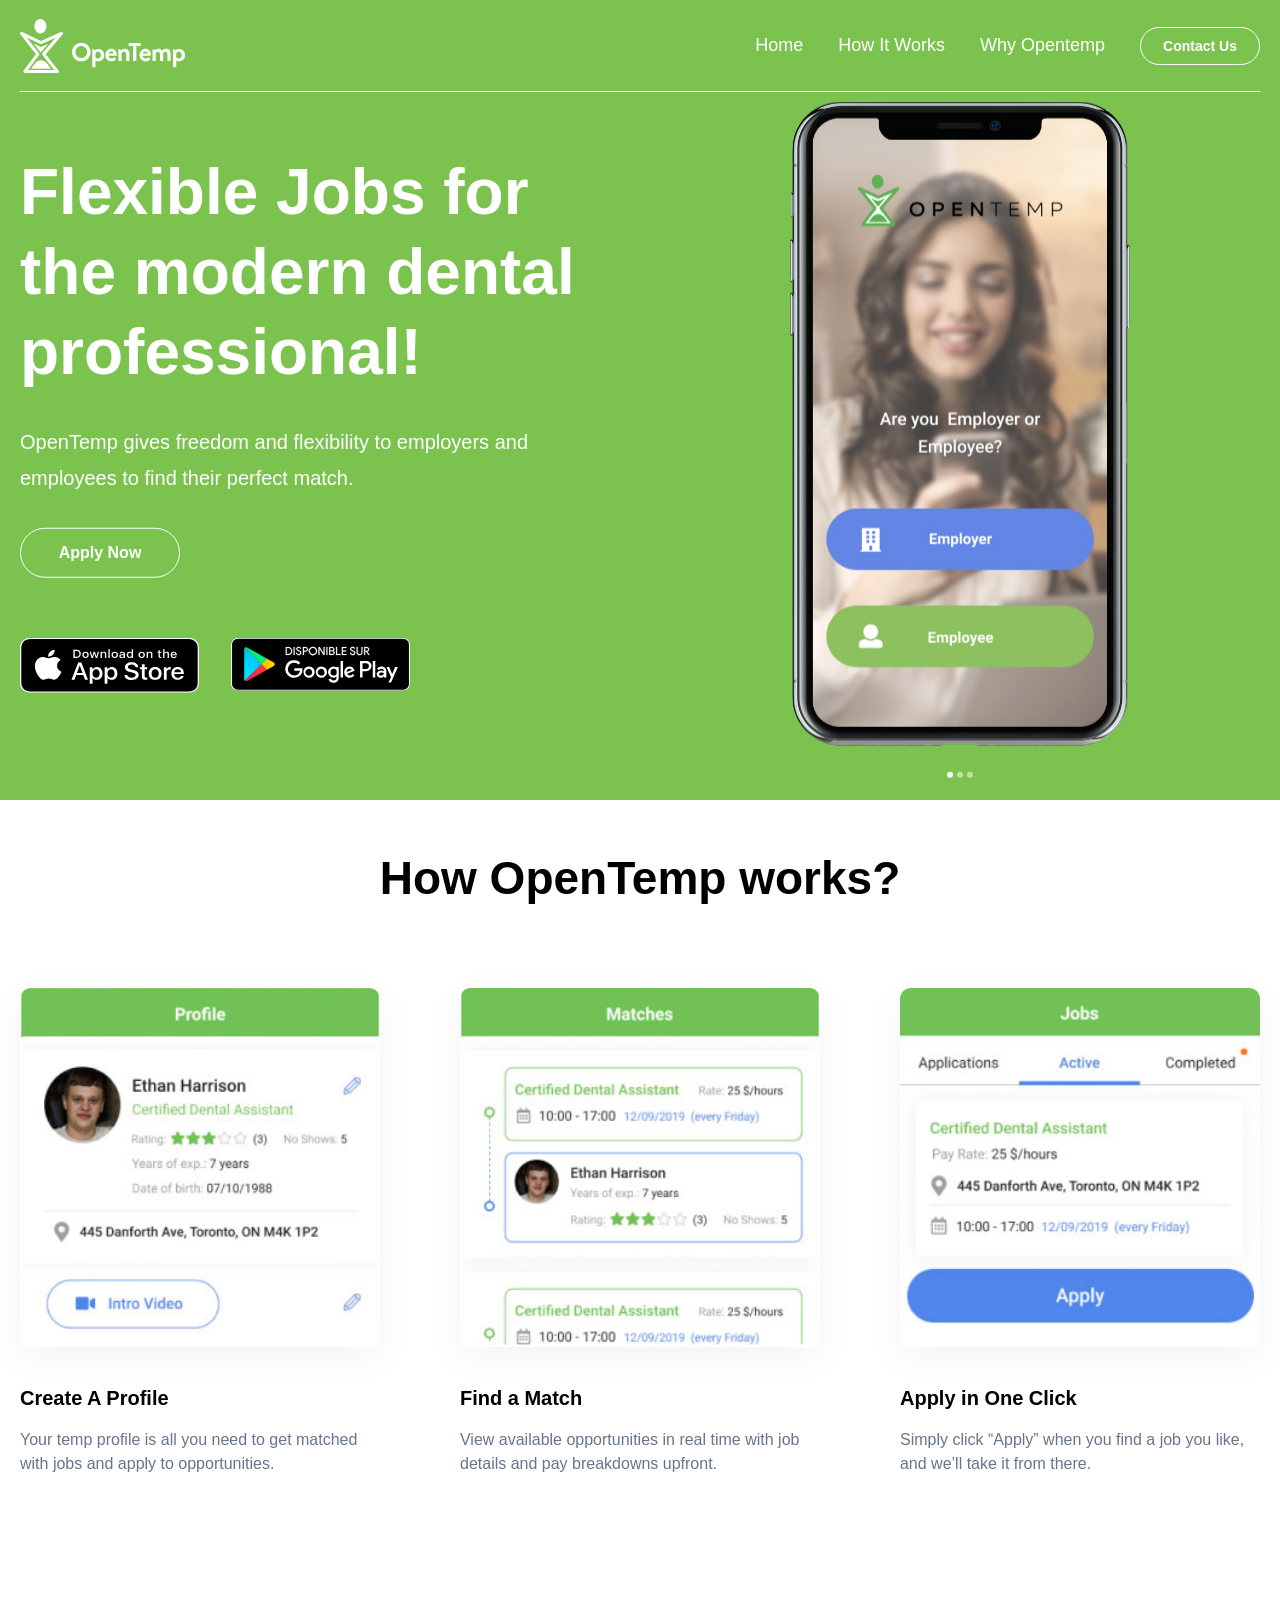
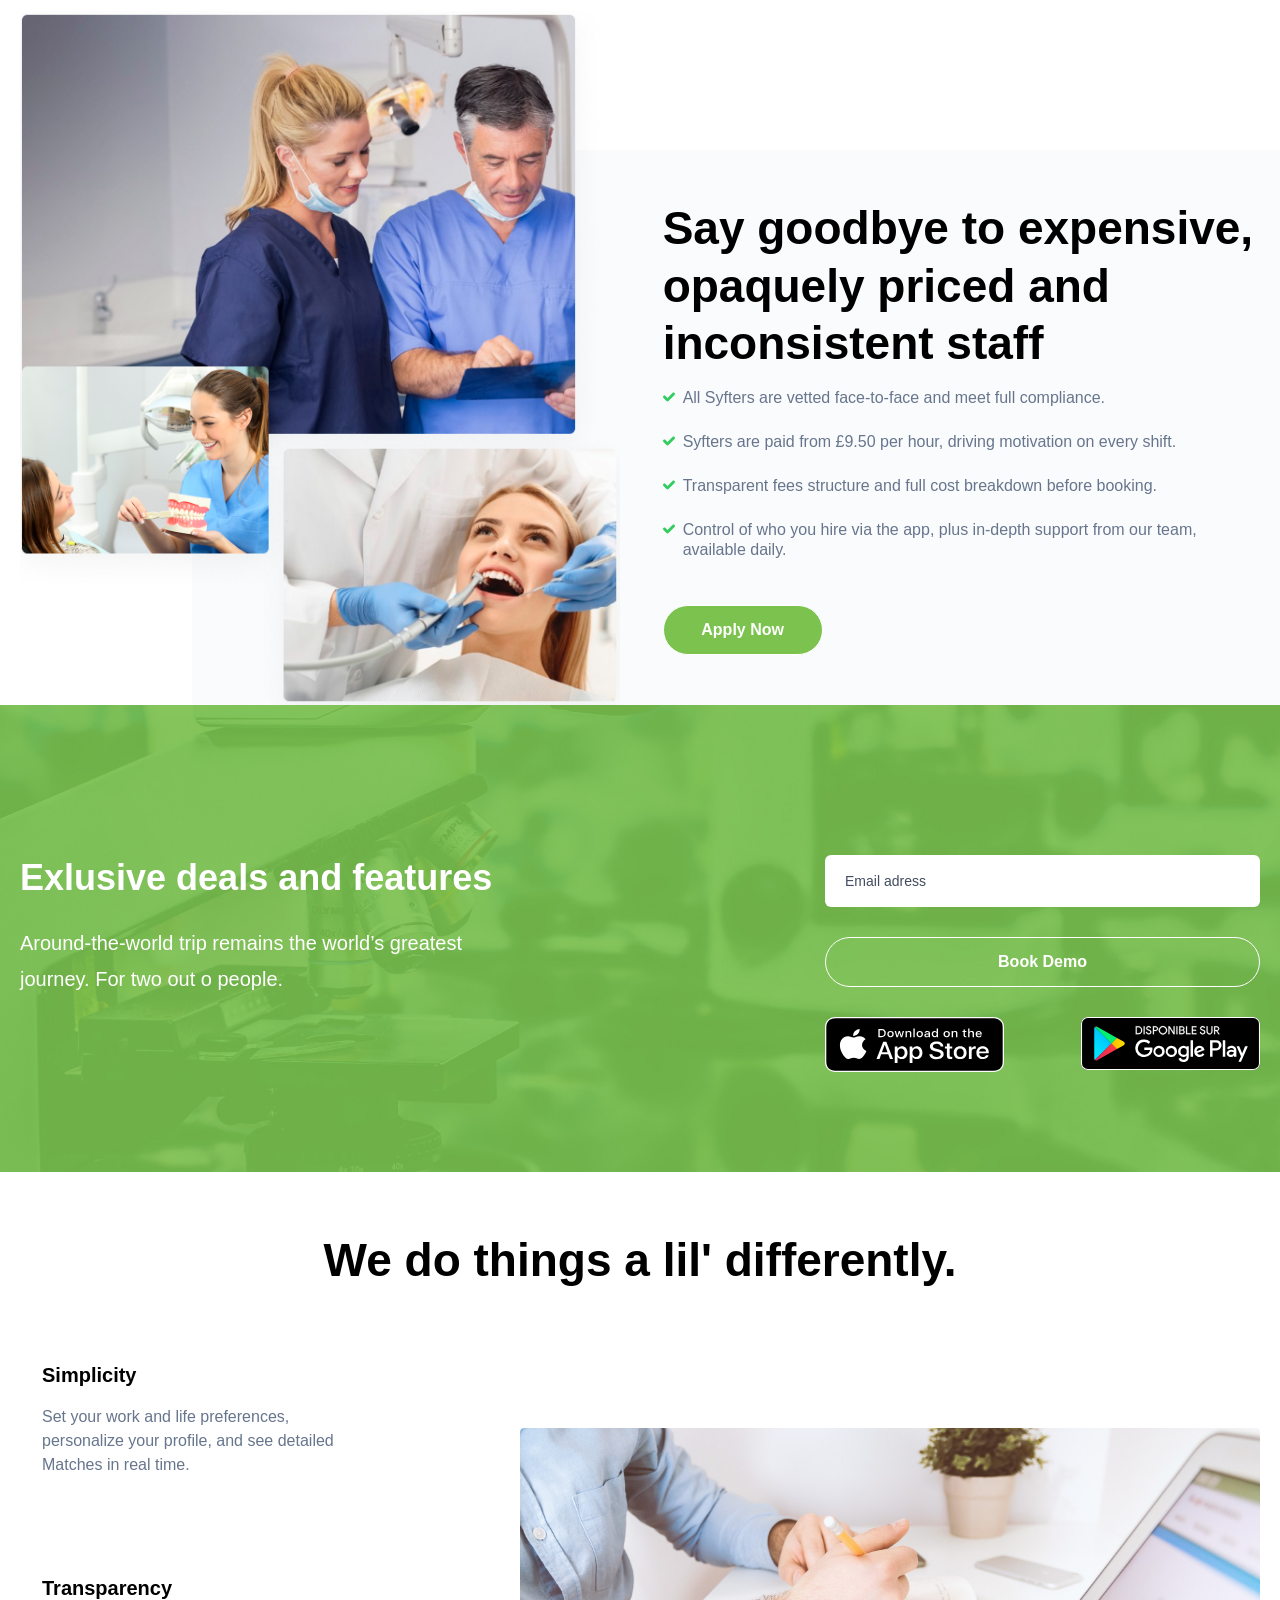
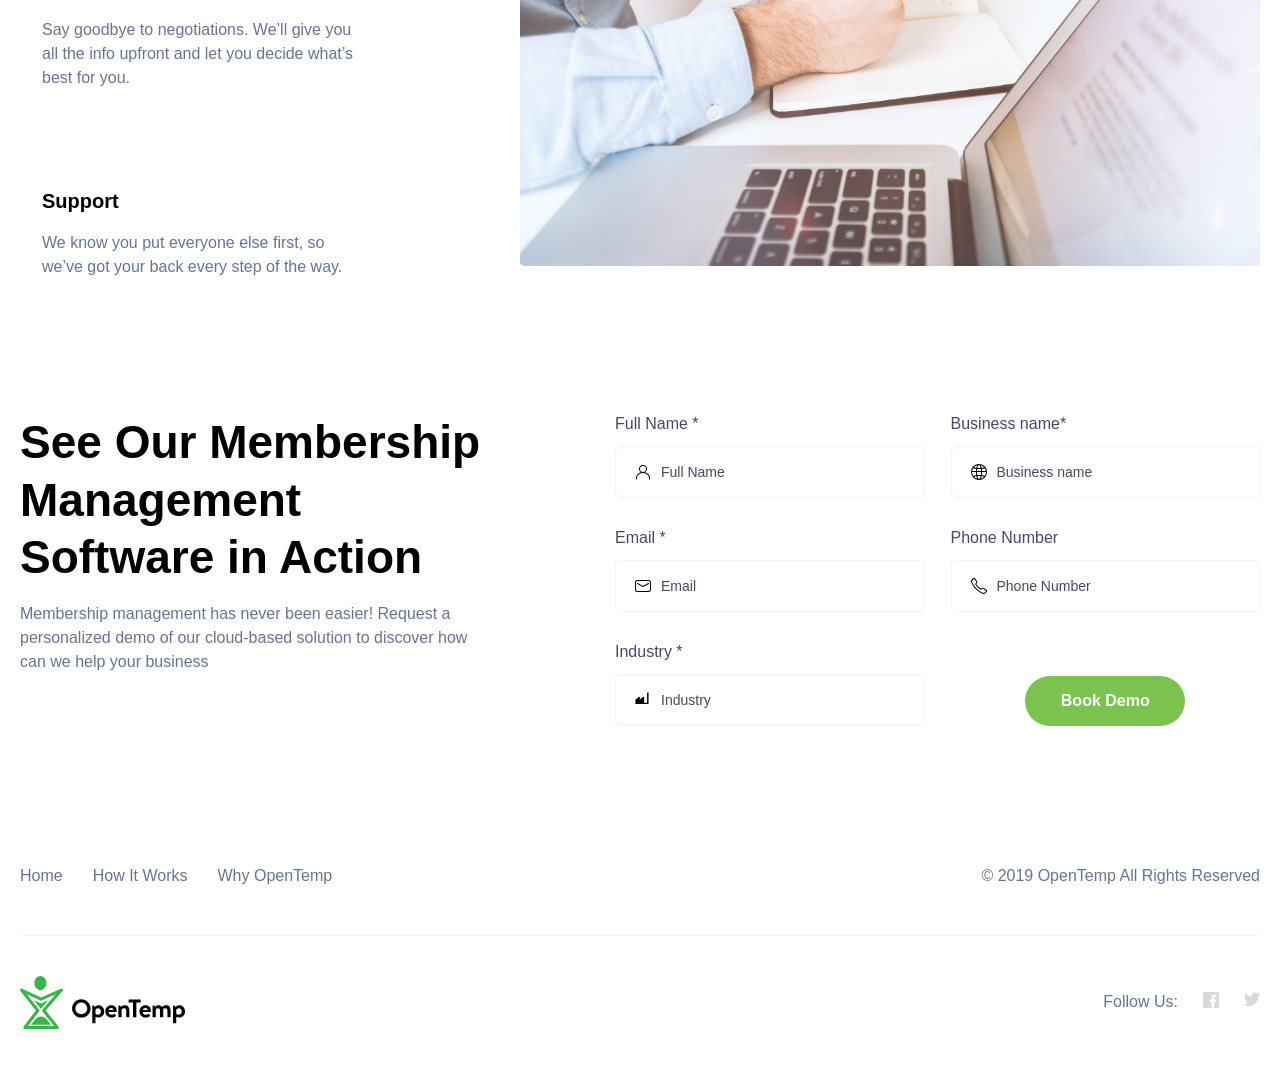
<file: public/index.html>
<!DOCTYPE html>
<html lang="en" prefix="og: http://ogp.me/ns#">
<head>
    <meta charset="utf-8">
    <meta name="format-detection" content="telephone=no">
    <meta name="viewport" content="width=device-width">
    <meta name="description" content="">
    <meta name="keywords" content="">
    <title>Title Name</title>
    <link rel="stylesheet" type="text/css" href="css/main.css">

    <meta property="og:title" content="Project"/>
    <meta property="og:description" content="Project"/>
    <meta property="og:image" content="images/ogp.jpg"/>
    <meta property="og:type" content="article"/>
    <meta property="og:url" content="https://Project.com"/>
    <link rel="shortcut icon" href="images/favicon/favicon.ico" type="image/x-icon">
    <link rel="apple-touch-icon" href="images/favicon/apple-touch-icon.png">
    <link rel="apple-touch-icon" sizes="72x72" href="images/favicon/apple-touch-icon-72x72.png">
    <link rel="apple-touch-icon" sizes="114x114" href="images/favicon/apple-touch-icon-114x114.png">
</head>
<body>
<div class="wrapper">
    <div class="page">
        <header class="header-page">
        	<div class="container">
        		<div class="header-wrap">
        			<h1 class="logo">
        				<a href="index.html" class="logo__link">OpenTemp</a>
        			</h1>
        			<div class="holder">
        				<div class="main-nav">
        					<ul class="main-nav__list">
        						<li>
        							<a href="#" class="anchor">Home</a>
        						</li>
        						<li>
        							<a href="#ex1" class="anchor">How It Works</a>
        						</li>
        						<li>
        							<a href="#ex2" class="anchor">Why Opentemp</a>
        						</li>
        
        					</ul>
        				</div>
        				<a href="#contact" class="btn btn__contact anchor">Contact Us</a>
        			</div>
        		</div>
        	</div>
        </header>
        <section class="visual">
            <div class="container">
                <div class="visual__content">
                    <div class="row">
                        <div class="col-r">
                            <div class="visual__text">
                                <h1 class="h1">Flexible Jobs for the modern dental professional!</h1>
                                <span class="visual__subtitle">OpenTemp gives freedom and flexibility to employers and employees to find their perfect match.</span>
                                <a href="#contact" class="btn btn_visual btn-default anchor">Apply Now</a>
                                <div class="visual__box-link">
                                    <a href="#" target="_blank" class="market-link">
                                        <img src="images/appStore.svg" alt="">
                                    </a>
                                    <a href="#" target="_blank" class="market-link">
                                        <img src="images/googlePlay.svg" alt="">
                                    </a>
                                </div>
                            </div>
                        </div>
                        <div class="col-l">
                            <div class="slide-wrap">
                                <div class="visual__box-img">
                                    <img src="images/phone.png" alt="">
                                </div>
                                <div class="slide">
                                    <div class="slide-item">
                                        <img src="images/slider-item.jpg" alt="background">
                                    </div>
                                    <div class="slide-item">
                                        <img src="images/slider-item.jpg" alt="background">
                                    </div>
                                    <div class="slide-item">
                                        <img src="images/scrin.jpg" alt="background">
                                    </div>
                                </div>
                            </div>
                        </div>
                    </div>
                </div>
            </div>
        </section>
        <section id="ex1" class="works">
            <div class="container">
                <h2 class="h2">How OpenTemp works?</h2>
                <ul class="works__list">
                    <li class="works__item">
                        <div class="works__content">
                            <div class="works__box-img img-to-bg">
                                <img src="images/works01.jpg" alt="">
                            </div>
                            <strong class="works__title">Create A Profile</strong>
                            <p class="works__paragraph">Your temp profile is all you need to get matched with jobs and apply to opportunities.</p>
                        </div>
                    </li>
                    <li class="works__item">
                        <div class="works__content">
                            <div class="works__box-img img-to-bg">
                                <img src="images/works02.jpg" alt="">
                            </div>
                            <strong class="works__title">Find a Match</strong>
                            <p class="works__paragraph">View available opportunities in real time with job details and pay breakdowns upfront.</p>
                        </div>
                    </li>
                    <li class="works__item">
                        <div class="works__content">
                            <div class="works__box-img img-to-bg">
                                <img src="images/works03.jpg" alt="">
                            </div>
                            <strong class="works__title">Apply in One Click</strong>
                            <p class="works__paragraph">Simply click “Apply” when you find a job you like, and we’ll take it from there.</p>
                        </div>
                    </li>
                </ul>
            </div>
        </section>
        <section id="ex2" class="staff">
            <div class="container">
                <div class="row">
                    <div class="col-r">
                        <div class="staff__box-img">
                            <img src="images/staff-img.png" alt="">
                        </div>
                    </div>
                    <div class="col-l">
                        <div class="staff__content">
                            <h2 class="h2">Say goodbye to expensive, opaquely priced and inconsistent staff</h2>
                            <div class="staff__box-img">
                                <img src="images/staff-img-mb.png" alt="photo"">
                            </div>
                            <ul class="staff__list">
                                <li>All Syfters are vetted face-to-face and meet full compliance.</li>
                                <li>Syfters are paid from £9.50 per hour, driving motivation on every shift.</li>
                                <li>Transparent fees structure and full cost breakdown before booking.</li>
                                <li>Control of who you hire via the app, plus in-depth support from our team, available daily.</li>
                            </ul>
                            <a href="#contact" class="btn btn_green btn-default anchor">Apply Now</a>
                        </div>
                    </div>
                </div>
            </div>
        </section>
        <section class="deals img-to-bg">
            <img src="images/deals-bg.jpg" alt="">
            <div class="container">
                <div class="deals__content">
                    <div class="deals__text">
                        <h3 class="h3">Exlusive deals and features</h3>
                        <p class="deals__paragraph">Around-the-world trip remains the world’s greatest journey. For two out o people.</p>
                    </div>
                    <div class="deals__subscribe">
                        <form action="#sub" class="form contact-form">
                            <div class="form__box">
                                <input type="email" class="form__input" placeholder="Email adress" required="">
                                <button type="submit" class="btn btn__visual form__btn">Book Demo</button>
                                <button type="submit" class="btn btn__visual form__btn form__btn-check"><span>
                                    <svg width="12" height="12" viewBox="0 0 12 12" fill="none" xmlns="http://www.w3.org/2000/svg">
                                    <path d="M11.55 1.95C10.95 1.35 10.05 1.35 9.45 1.95L4.5 6.9L2.55 4.95C1.95 4.35 1.05 4.35 0.45 4.95C-0.15 5.55 -0.15 6.45 0.45 7.05L3.45 10.05C3.75 10.35 4.2 10.5 4.5 10.5C4.8 10.5 5.25 10.35 5.55 10.05L11.55 4.05C12.15 3.45 12.15 2.55 11.55 1.95Z" fill="#35CC62"/>
                                    </svg>
</span>Email has been sent</button>
                            </div>
                        </form>
                        <div class="visual__box-link">
                            <a href="#" target="_blank" class="market-link">
                                <img src="images/appStore.svg" alt="">
                            </a>
                            <a href="#" target="_blank" class="market-link">
                                <img src="images/googlePlay.svg" alt="">
                            </a>
                        </div>
                    </div>
                </div>
            </div>
        </section>
        <section class="things">
            <div class="container">
                <h2 class="h2">We do things a lil' differently.</h2>
                <div class="things__content">
                    <div class="things__text">
                        <div class="things__temp">
                            <strong class="things__title">Simplicity</strong>
                            <p class="things__paragraph">Set your work and life preferences, personalize your profile, and see detailed Matches in real time.</p>
                        </div>
                        <div class="things__temp">
                            <strong class="things__title">Transparency</strong>
                            <p class="things__paragraph">Say goodbye to negotiations. We’ll give you all the info upfront and let you decide what’s best for you.</p>
                        </div>
                        <div class="things__temp">
                            <strong class="things__title">Support</strong>
                            <p class="things__paragraph">We know you put everyone else first, so we’ve got your back every step of the way.</p>
                        </div>
                    </div>
                    <div class="things__box-img">
                        <img src="images/things-img.jpg" alt="">
                    </div>
                </div>
            </div>
        </section>
        <section id="contact" class="contact">
            <div class="container">
                <div class="contact__row">
                    <div class="contact__descr">
                        <h2 class="h2">See Our Membership Management Software in Action</h2>
                        <p class="contact__text">Membership management has never been easier! Request a personalized demo of our cloud-based solution to discover how can we help your business</p>
                    </div>
                    <div class="contact__box-form">
                        <form action="#hgvhgv" class="form contact--form">
                                <div class="form__flex-box">
                                    <div class="form__holder">
                                        <div class="form__box">
                                            <label for="lb1" class="form__label">Full Name *</label>
                                            <div class="form__control-holder">
                                                <input type="text" id="lb1" name="full" class="form__control" placeholder="Full Name" required="">
                                                <span class="form__ico">
                                            <img src="images/ico-form01.svg" alt="ico">
                                        </span>
                                            </div>
                                        </div>
                                    </div>
                                    <div class="form__holder">
                                        <div class="form__box">
                                            <label for="lb2" class="form__label">Business name*</label>
                                            <div class="form__control-holder">
                                                <input type="text" name="biznes" id="lb2" class="form__control" placeholder="Business name" required="">
                                                <span class="form__ico">
                                            <img src="images/ico-form02.svg" alt="ico">
                                        </span>
                                            </div>
                                        </div>
                                    </div>
                                    <div class="form__holder">
                                        <div class="form__box">
                                            <label for="lb3" class="form__label">Email *</label>
                                            <div class="form__control-holder">
                                                <input type="email" name="email" id="lb3" class="form__control" placeholder="Email" required="">
                                                <span class="form__ico">
                                            <img src="images/ico-form03.svg" alt="ico">
                                        </span>
                                            </div>
                                        </div>
                                    </div>
                                    <div class="form__holder">
                                        <div class="form__box">
                                            <label for="lb4" class="form__label">Phone Number</label>
                                            <div class="form__control-holder">
                                                <input type="tel" name="tel" id="lb4"  class="form__control" placeholder="Phone Number" required="" oninput="this.value = this.value.replace(/[^0-9.+]/g, ''); this.value = this.value.replace(/(\..*)\./g, '$1');">
                                                <span class="form__ico">
                                            <img src="images/ico-form04.svg" alt="ico">
                                        </span>
                                            </div>
                                        </div>
                                    </div>
                                    <div class="form__holder">
                                        <div class="form__box">
                                            <label for="lb5" class="form__label">Industry *</label>
                                            <div class="form__control-holder">
                                                <input type="text" id="lb5" name="industy" class="form__control" placeholder="Industry" required="">
                                                <span class="form__ico">
                                            <img src="images/ico-form05.svg" alt="ico">
                                        </span>
                                            </div>
                                        </div>
                                    </div>
                                    <div class="form__holder form__holder_btn">
                                        <button type="submit" class="btn btn_green form__btn">Book Demo</button>
                                    </div>
                                </div>

                        </form>
                    </div>
                </div>

            </div>
        </section>
    </div>
    <footer class="footer-page">
        <div class="container">
            <div class="footer-wrap">
                <ul class="nav-list">
                    <li>
                        <a href="#">Home</a>
                    </li>
                    <li>
                        <a href="#ex1" class="anchor">How It Works</a>
                    </li>
                    <li>
                        <a href="#ex2" class="anchor">Why OpenTemp</a>
                    </li>
    
                </ul>
    
                <p class="copy">© 2019 OpenTemp All Rights Reserved</p>
            </div>
            <div class="footer">
                <h1 class="logo">
                    <a href="index.html" class="logo-link">OpenTemp</a>
                </h1>
                <div class="follow-block">
                    <span class="descr">Follow Us:</span>
                    <ul class="follow-list">
                        <li>
                            <a href="#" target="_blank">
                                <svg width="16" height="16" viewBox="0 0 16 16" fill="none" xmlns="http://www.w3.org/2000/svg">
                                    <path d="M8.54612 16H0.883077C0.395224 16 0 15.6045 0 15.1169V0.88307C0 0.395283 0.395286 0 0.883077 0H15.117C15.6047 0 16 0.395283 16 0.88307V15.1169C16 15.6046 15.6046 16 15.117 16H11.0398V9.80392H13.1195L13.4309 7.3892H11.0398V5.84755C11.0398 5.14843 11.2339 4.672 12.2364 4.672L13.5151 4.67144V2.5117C13.294 2.48227 12.5349 2.41652 11.6519 2.41652C9.80828 2.41652 8.54612 3.54184 8.54612 5.6084V7.3892H6.46104V9.80392H8.54612V16Z" />
                                </svg>
                            </a>
                        </li>
                        <li>
                            <a href="#" target="_blank">
                                <svg width="16" height="14" viewBox="0 0 16 14" fill="none" xmlns="http://www.w3.org/2000/svg">
                                    <path d="M16 2.09816C15.4121 2.36923 14.7791 2.55255 14.1152 2.63445C14.7932 2.21322 15.3135 1.54529 15.5586 0.749621C14.9238 1.13965 14.2222 1.4234 13.4728 1.57551C12.8755 0.913435 12.0218 0.5 11.0771 0.5C9.26548 0.5 7.79574 2.026 7.79574 3.90791C7.79574 4.17508 7.82391 4.43445 7.88026 4.68407C5.15208 4.54171 2.73381 3.18635 1.11381 1.1221C0.831132 1.62719 0.669601 2.21322 0.669601 2.83727C0.669601 4.01907 1.24905 5.06241 2.12995 5.67378C1.59277 5.65721 1.08564 5.50217 0.642367 5.24865V5.29057C0.642367 6.94236 1.77402 8.32015 3.27663 8.63218C3.00147 8.71213 2.71128 8.75211 2.41169 8.75211C2.20039 8.75211 1.99378 8.73164 1.79374 8.69166C2.21166 10.0451 3.42314 11.0309 4.86001 11.0572C3.73681 11.9718 2.3206 12.5169 0.783236 12.5169C0.518401 12.5169 0.256383 12.5013 0 12.4701C1.45284 13.4354 3.17896 14 5.03187 14C11.0705 14 14.3715 8.80769 14.3715 4.30379C14.3715 4.15558 14.3687 4.00737 14.3631 3.86208C15.0045 3.38137 15.5614 2.78169 16 2.09816Z" />
                                </svg>
                            </a>
                        </li>
    
                    </ul>
                </div>
            </div>
            <div class="footer-mobi">
                <h1 class="logo">
                    <a href="#" class="logo-link">OpenTemp</a>
                </h1>
                <div class="follow-block">
                    <span class="descr">Follow Us:</span>
                    <ul class="follow-list">
                        <li>
                            <a href="#" target="_blank">
                                <svg width="16" height="16" viewBox="0 0 16 16" fill="none" xmlns="http://www.w3.org/2000/svg">
                                    <path d="M8.54612 16H0.883077C0.395224 16 0 15.6045 0 15.1169V0.88307C0 0.395283 0.395286 0 0.883077 0H15.117C15.6047 0 16 0.395283 16 0.88307V15.1169C16 15.6046 15.6046 16 15.117 16H11.0398V9.80392H13.1195L13.4309 7.3892H11.0398V5.84755C11.0398 5.14843 11.2339 4.672 12.2364 4.672L13.5151 4.67144V2.5117C13.294 2.48227 12.5349 2.41652 11.6519 2.41652C9.80828 2.41652 8.54612 3.54184 8.54612 5.6084V7.3892H6.46104V9.80392H8.54612V16Z" />
                                </svg>
                            </a>
                        </li>
                        <li>
                            <a href="#" target="_blank">
                                <svg width="16" height="14" viewBox="0 0 16 14" fill="none" xmlns="http://www.w3.org/2000/svg">
                                    <path d="M16 2.09816C15.4121 2.36923 14.7791 2.55255 14.1152 2.63445C14.7932 2.21322 15.3135 1.54529 15.5586 0.749621C14.9238 1.13965 14.2222 1.4234 13.4728 1.57551C12.8755 0.913435 12.0218 0.5 11.0771 0.5C9.26548 0.5 7.79574 2.026 7.79574 3.90791C7.79574 4.17508 7.82391 4.43445 7.88026 4.68407C5.15208 4.54171 2.73381 3.18635 1.11381 1.1221C0.831132 1.62719 0.669601 2.21322 0.669601 2.83727C0.669601 4.01907 1.24905 5.06241 2.12995 5.67378C1.59277 5.65721 1.08564 5.50217 0.642367 5.24865V5.29057C0.642367 6.94236 1.77402 8.32015 3.27663 8.63218C3.00147 8.71213 2.71128 8.75211 2.41169 8.75211C2.20039 8.75211 1.99378 8.73164 1.79374 8.69166C2.21166 10.0451 3.42314 11.0309 4.86001 11.0572C3.73681 11.9718 2.3206 12.5169 0.783236 12.5169C0.518401 12.5169 0.256383 12.5013 0 12.4701C1.45284 13.4354 3.17896 14 5.03187 14C11.0705 14 14.3715 8.80769 14.3715 4.30379C14.3715 4.15558 14.3687 4.00737 14.3631 3.86208C15.0045 3.38137 15.5614 2.78169 16 2.09816Z" />
                                </svg>
                            </a>
                        </li>
    
                    </ul>
                </div>
                <ul class="nav-list">
                    <li>
                        <a href="#">Home</a>
                    </li>
                    <li>
                        <a href="#ex1" class="anchor">How It Works</a>
                    </li>
                    <li>
                        <a href="#ex2" class="anchor">Why OpenTemp</a>
                    </li>
                </ul>
                <p class="copy">© 2019 OpenTemp All Rights Reserved</p>
            </div>
        </div>
    </footer>
</div><!-- / wrapper -->

<noscript>Detected missing Javascript support. Certain website features will not operate correctly with Javascript
    disabled.
</noscript>
<script src="js/jquery-3.3.1.min.js"></script>
<script src="js/jquery.validate.min.js"></script>
<script src="js/slick.min.js"></script>
<script src="js/main.js"></script>
</body>
</html>
</file>
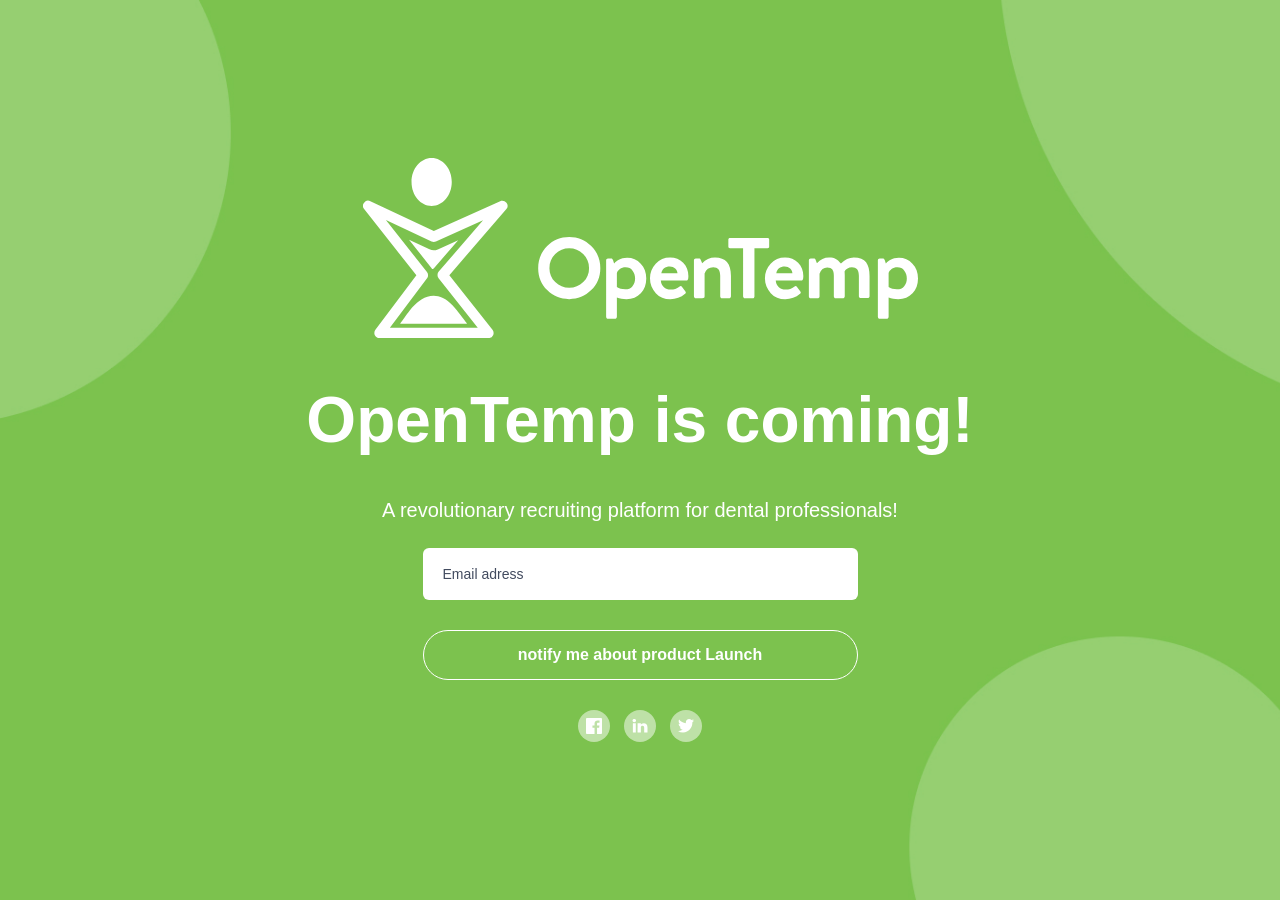
<file: public/home-page.html>
<!DOCTYPE html>
<html lang="en" prefix="og: http://ogp.me/ns#">
<head>
	<meta charset="utf-8">
	<meta name="format-detection" content="telephone=no">
	<meta name="viewport" content="width=device-width">
	<meta name="description" content="">
	<meta name="keywords" content="">
	<title>Title Name</title>
	<link rel="stylesheet" type="text/css" href="css/main.css">

	<meta property="og:title" content="Project"/>
	<meta property="og:description" content="Project"/>
	<meta property="og:image" content="images/ogp.jpg"/>
	<meta property="og:type" content="article"/>
	<meta property="og:url" content="https://Project.com"/>
	<link rel="shortcut icon" href="images/favicon/favicon.ico" type="image/x-icon">
	<link rel="apple-touch-icon" href="images/favicon/apple-touch-icon.png">
	<link rel="apple-touch-icon" sizes="72x72" href="images/favicon/apple-touch-icon-72x72.png">
	<link rel="apple-touch-icon" sizes="114x114" href="images/favicon/apple-touch-icon-114x114.png">
</head>
<body>
<div class="wrapper">
	<div class="page">
		<section class="dummy img-to-bg">
			<img src="images/Homepage-bg.jpg" alt="image description">
			<div class="container">
				<div class="dummy__content">
					<a href="#" class="dummy__logo">
						<img src="images/dummy-logo.svg" alt="image description">
					</a>
					<h1 class="h1">OpenTemp is coming!</h1>
					<span class="visual__subtitle">A revolutionary recruiting platform for dental professionals!</span>
					<form action="#sub" class="form contact-form">
                        <div class="form__box">
                            <input type="email" class="form__input" placeholder="Email adress" required="">
                            <button type="submit" class="btn btn__visual form__btn">notify me about product Launch</button>
                            <button type="submit" class="btn btn__visual form__btn form__btn-check"><span>
                                <svg width="12" height="12" viewBox="0 0 12 12" fill="none" xmlns="http://www.w3.org/2000/svg">
                                <path d="M11.55 1.95C10.95 1.35 10.05 1.35 9.45 1.95L4.5 6.9L2.55 4.95C1.95 4.35 1.05 4.35 0.45 4.95C-0.15 5.55 -0.15 6.45 0.45 7.05L3.45 10.05C3.75 10.35 4.2 10.5 4.5 10.5C4.8 10.5 5.25 10.35 5.55 10.05L11.55 4.05C12.15 3.45 12.15 2.55 11.55 1.95Z" fill="#35CC62"/>
                                </svg>
                                </span>Email has been sent</button>
                        </div>
                    </form>
                    <ul class="dummy__list">
                    	<li>
                    		<a href="#" target="_blank">
                    			<img src="images/dummy-fb.svg" alt="image description">
                    		</a>
                    	</li>
                    	<li>
                    		<a href="#" target="_blank">
                    			<img src="images/dummy-in.svg" alt="image description">
                    		</a>
                    	</li>
                    	<li>
                    		<a href="#" target="_blank">
                    			<img src="images/dummy-tw.svg" alt="image description">
                    		</a>
                    	</li>
                    </ul>
				</div>
			</div>
		</section>
	</div>
</div><!-- / wrapper -->

<noscript>Detected missing Javascript support. Certain website features will not operate correctly with Javascript
	disabled.
</noscript>
<script src="js/jquery-3.3.1.min.js"></script>
<script src="js/jquery.validate.min.js"></script>
<script src="js/slick.min.js"></script>
<script src="js/main.js"></script>
</body>
</html>
</file>
<file: public/css/main.css>
/* reset css */
* {
  -webkit-text-size-adjust: none; }

html, body, div, span, object, iframe, h1, h2, h3, h4, h5, h6, p, blockquote, pre, abbr, address, cite, code, del, dfn, em, img, ins, kbd, q, samp, small, strong, sub, sup, var, b, i, dl, dt, dd, ol, ul, li, fieldset, form, label, legend, table, caption, tbody, tfoot, thead, tr, th, td, article, aside, canvas, details, figcaption, figure, footer, header, hgroup, menu, nav, section, summary, time, mark, audio, video {
  margin: 0;
  padding: 0;
  border: 0;
  outline: 0;
  font-size: 100%;
  vertical-align: baseline;
  background: transparent; }

html {
  height: 100%;
  background: #fff;
  -webkit-text-size-adjust: none;
  -ms-text-size-adjust: 100%;
  -webkit-tap-highlight-color: rgba(0, 0, 0, 0); }

body {
  min-height: 100%;
  font-family: "Roboto", sans-serif;
  position: relative;
  background: #fff;
  color: #67758D;
  font-size: 16px;
  line-height: 1.25;
  -webkit-font-smoothing: antialiased; }
  @media (max-width: 767px) {
    body {
      font-size: 14px;
      line-height: 18px; } }

input,
textarea,
select {
  color: #67758D;
  vertical-align: middle;
  font: 100% "Roboto", sans-serif; }

button,
input[type="button"],
input[type="reset"],
input[type="submit"] {
  -webkit-appearance: none;
  cursor: pointer;
  -webkit-transition: .3s all;
  -o-transition: .3s all;
  transition: .3s all; }

button::-moz-focus-inner,
input[type="reset"]::-moz-focus-inner,
input[type="button"]::-moz-focus-inner,
input[type="submit"]::-moz-focus-inner {
  border: none;
  padding: 0; }

a:focus,
button:focus,
input:focus,
textarea:focus,
select:focus {
  outline: none; }

input[type="search"] {
  -webkit-appearance: none; }

.form__control {
  -webkit-appearance: none; }

article, aside, details, figcaption, figure, footer, header, hgroup, menu, nav, section {
  display: block; }

ul {
  list-style: none; }

blockquote, q {
  quotes: none; }

a {
  color: #000;
  text-decoration: none; }

a:focus {
  text-decoration: none; }

a:hover {
  color: #000;
  text-decoration: none; }

*::-webkit-input-placeholder {
  color: #333;
  opacity: 1; }

*:-moz-placeholder {
  color: #333;
  opacity: 1; }

*::-moz-placeholder {
  color: #333;
  opacity: 1; }

*:-ms-input-placeholder {
  color: #333;
  opacity: 1; }

table {
  border-collapse: collapse; }

*,
*:before,
*:after {
  -webkit-box-sizing: border-box;
          box-sizing: border-box; }

/* styles */
.wrapper {
  position: relative;
  min-height: 100vh;
  display: -webkit-box;
  display: -ms-flexbox;
  display: flex;
  -webkit-box-orient: vertical;
  -webkit-box-direction: normal;
      -ms-flex-direction: column;
          flex-direction: column;
  -webkit-box-flex: 1;
      -ms-flex: 1 0 auto;
          flex: 1 0 auto;
  -webkit-transition: margin .5s;
  -o-transition: margin .5s;
  transition: margin .5s; }

.page {
  display: -webkit-box;
  display: -ms-flexbox;
  display: flex;
  -webkit-box-orient: vertical;
  -webkit-box-direction: normal;
      -ms-flex-direction: column;
          flex-direction: column;
  -webkit-box-flex: 1;
      -ms-flex: 1 0 auto;
          flex: 1 0 auto;
  overflow: hidden; }

.container {
  max-width: 1270px;
  padding: 0 15px;
  margin: 0 auto;
  width: 100%; }
  @media (max-width: 767px) {
    .container {
      padding: 0 15px; } }
  .container_fluid {
    max-width: 100%;
    padding: 0; }
  .container:after {
    content: '';
    display: block;
    clear: both; }

.row:after {
  content: '';
  display: block;
  clear: both; }

.mb {
  display: none; }

.pc {
  display: block; }

/* Tablet */
@media only screen and (max-width: 768px) {
  .mb {
    display: block !important; }
  .pc {
    display: none !important; } }

/* Smartphone */
@media only screen and (min-width: 768px) {
  .mb {
    display: none !important; }
  .pc {
    display: block !important; } }

.hidden {
  display: none !important; }

.img-to-bg {
  background-size: cover;
  background-repeat: no-repeat;
  background-position: 50% 50%; }
  .img-to-bg > img {
    display: none; }

/*typography*/
h1, .h1 {
  font-size: 64px;
  line-height: 1.25;
  font-family: "Roboto", sans-serif;
  font-weight: 700;
  color: #000;
  text-align: center;
  margin: 0; }
  @media (max-width: 991px) {
    h1, .h1 {
      font-size: 36px;
      line-height: 40px; } }
  @media (max-width: 767px) {
    h1, .h1 {
      font-size: 24px;
      line-height: 28px; } }
  @media (max-width: 369px) {
    h1, .h1 {
      font-size: 20px;
      line-height: 24px; } }

h2, .h2 {
  font-size: 46px;
  line-height: 1.25;
  font-family: "Roboto", sans-serif;
  font-weight: 700;
  color: #000;
  text-align: center;
  margin: 0 0 15px; }
  @media (max-width: 767px) {
    h2, .h2 {
      font-size: 24px;
      line-height: 37px; } }

h3, .h3 {
  font-size: 36px;
  line-height: 1.25;
  font-family: "Roboto", sans-serif;
  font-weight: 700;
  color: #000;
  text-align: center;
  margin: 0 0 15px; }

h4, .h4 {
  font-size: 20px;
  line-height: 1.25;
  font-family: "Roboto", sans-serif;
  font-weight: 400;
  color: #000;
  text-align: left;
  margin: 0 0 25px; }

p {
  margin: 0 0 15px; }

/*end typography*/
/* styles end */
/* buttons */
.btn {
  position: relative;
  display: inline-block;
  vertical-align: top;
  border: 1px solid transparent;
  text-align: center;
  border-radius: 30px;
  font-weight: 600;
  font-size: 16px;
  line-height: 18px;
  padding: 10px 5px;
  color: #fff;
  width: 100%;
  max-width: 160px;
  -webkit-transition: .3s;
  -o-transition: .3s;
  transition: .3s; }
  .btn.active:focus, .btn.active:hover, .btn:focus, .btn:active, .btn:hover {
    -webkit-box-shadow: none;
            box-shadow: none;
    outline: none;
    color: #fff; }
  .btn__contact {
    min-width: 120px;
    max-width: initial;
    border: 1px solid #fff;
    padding: 9px 5px;
    font-size: 14px;
    line-height: 18px; }
    @media (max-width: 767px) {
      .btn__contact {
        min-width: 97px; } }
    .btn__contact:hover {
      color: #67758D;
      background: #fff; }

.btn-default {
  background: transparent;
  border: 1px solid #fff;
  min-width: 160px;
  padding: 15px 5px; }
  .btn-default.active:focus, .btn-default.active:hover, .btn-default:focus, .btn-default:active, .btn-default:hover {
    background: #fff;
    color: #7BC34E; }
  @media (max-width: 991px) {
    .btn-default {
      display: block;
      max-width: 330px;
      margin: 0 auto; } }

.btn_green {
  background: #7BC34E; }
  .btn_green:hover {
    background: transparent;
    color: #7BC34E;
    -webkit-box-shadow: inset 0px 0px 0px 1px #7bc34e;
            box-shadow: inset 0px 0px 0px 1px #7bc34e; }

/*end btn*/
/* Slider */
.slick-slider {
  position: relative;
  display: block;
  -webkit-box-sizing: border-box;
          box-sizing: border-box;
  -webkit-touch-callout: none;
  -webkit-user-select: none;
  -moz-user-select: none;
  -ms-user-select: none;
  user-select: none;
  -ms-touch-action: pan-y;
  touch-action: pan-y;
  -webkit-tap-highlight-color: transparent; }

.slick-list {
  position: relative;
  overflow: hidden;
  display: block;
  margin: 0;
  padding: 0; }
  .slick-list:focus {
    outline: none; }
  .slick-list.dragging {
    cursor: pointer;
    cursor: hand; }

.slick-slider .slick-track,
.slick-slider .slick-list {
  -webkit-transform: translate3d(0, 0, 0);
  -ms-transform: translate3d(0, 0, 0);
  transform: translate3d(0, 0, 0); }

.slick-track {
  position: relative;
  left: 0;
  top: 0;
  display: block;
  margin-left: auto;
  margin-right: auto; }
  .slick-track:before, .slick-track:after {
    content: "";
    display: table; }
  .slick-track:after {
    clear: both; }
  .slick-loading .slick-track {
    visibility: hidden; }

.slick-slide {
  float: left;
  height: 100%;
  min-height: 1px;
  display: none; }
  [dir="rtl"] .slick-slide {
    float: right; }
  .slick-slide img {
    display: block; }
  .slick-slide.slick-loading img {
    display: none; }
  .slick-slide.dragging img {
    pointer-events: none; }
  .slick-initialized .slick-slide {
    display: block; }
  .slick-loading .slick-slide {
    visibility: hidden; }
  .slick-vertical .slick-slide {
    display: block;
    height: auto;
    border: 1px solid transparent; }

.slick-arrow.slick-hidden {
  display: none; }

/* layout parts */
/* header */
.header-page {
  position: absolute;
  top: 0;
  right: 0;
  left: 0;
  font-size: 16px;
  line-height: 20px;
  font-weight: 700;
  text-align: center;
  background: #7BC34E;
  color: #fff;
  z-index: 200; }

.header-wrap {
  display: -webkit-box;
  display: -ms-flexbox;
  display: flex;
  -webkit-box-align: center;
      -ms-flex-align: center;
          align-items: center;
  -webkit-box-pack: justify;
      -ms-flex-pack: justify;
          justify-content: space-between;
  border-bottom: 1px solid #fff; }
  @media (max-width: 991px) {
    .header-wrap {
      padding: 6px 0; } }
  @media (max-width: 767px) {
    .header-wrap {
      padding: 8px 0; } }
  .header-wrap .holder {
    display: -webkit-box;
    display: -ms-flexbox;
    display: flex;
    -webkit-box-align: center;
        -ms-flex-align: center;
            align-items: center; }

.logo {
  position: relative;
  float: left;
  width: 165px;
  height: 54px;
  background: url("../images/logo.svg") no-repeat 50% 50%;
  background-size: 100% auto;
  overflow: hidden;
  text-indent: -9999px;
  margin: 0; }
  @media (max-width: 767px) {
    .logo {
      width: 110px;
      height: 37px; } }
  @media (max-width: 499px) {
    .logo {
      z-index: 200; } }
  .logo__link {
    display: block;
    height: 100%; }

.open-menu {
  width: 48px;
  height: 33px;
  position: absolute;
  top: 7px;
  right: -10px;
  -webkit-transition: .5s ease-in-out;
  -o-transition: .5s ease-in-out;
  transition: .5s ease-in-out;
  cursor: pointer;
  display: none;
  z-index: 100; }
  @media (max-width: 991px) {
    .open-menu {
      display: block; } }
  @media (max-width: 767px) {
    .open-menu {
      top: 1px; } }
  .open-menu span {
    display: block;
    position: absolute;
    height: 3px;
    width: 100%;
    background: #666;
    opacity: 1;
    left: 5px;
    border-radius: 10px;
    -webkit-transform: rotate(0deg);
        -ms-transform: rotate(0deg);
            transform: rotate(0deg);
    -webkit-transition: .25s ease-in-out;
    -o-transition: .25s ease-in-out;
    transition: .25s ease-in-out;
    overflow: hidden; }
    .open-menu span:after {
      content: '';
      position: absolute;
      top: 0;
      left: auto;
      right: 0;
      bottom: 0;
      width: 0;
      background-color: #273444;
      -webkit-transition: all .3s ease-out;
      -o-transition: all .3s ease-out;
      transition: all .3s ease-out; }
    .open-menu span:nth-child(1) {
      top: 6px;
      width: 25px;
      left: 12px; }
    .open-menu span:nth-child(2), .open-menu span:nth-child(3) {
      top: 15px;
      width: 32px; }
    .open-menu span:nth-child(4) {
      top: 24px;
      width: 20px;
      left: 17px; }
  .open-menu:hover span:after {
    width: 100%; }

@media (max-width: 991px) {
  .menu-opened {
    overflow: hidden; }
    .menu-opened .open-menu span:nth-child(1) {
      top: 18px;
      width: 0%;
      left: 50%; }
    .menu-opened .open-menu span:nth-child(2) {
      -webkit-transform: rotate(45deg);
          -ms-transform: rotate(45deg);
              transform: rotate(45deg);
      width: 20px;
      left: 12px; }
    .menu-opened .open-menu span:nth-child(3) {
      -webkit-transform: rotate(-45deg);
          -ms-transform: rotate(-45deg);
              transform: rotate(-45deg);
      width: 20px;
      left: 12px; }
    .menu-opened .open-menu span:nth-child(4) {
      top: 18px;
      width: 0%;
      left: 50%; }
    .menu-opened .wrapper {
      margin: 0 280px 0 -280px; } }
    @media (max-width: 991px) and (max-width: 767px) {
      .menu-opened .wrapper {
        margin: 0 260px 0 -260px; } }

@media (max-width: 991px) {
    .menu-opened .main-nav {
      opacity: 1;
      right: 0; }
    .menu-opened .fader {
      opacity: .45;
      visibility: visible; } }

.fader {
  position: fixed;
  top: 0;
  bottom: 0;
  left: 0;
  right: 0;
  background: #333;
  opacity: 0;
  visibility: hidden;
  -webkit-transition: opacity 0.3s, visibility 0.3s;
  -o-transition: opacity 0.3s, visibility 0.3s;
  transition: opacity 0.3s, visibility 0.3s;
  z-index: 75;
  cursor: pointer; }

/* main-nav */
@media (max-width: 991px) {
  .main-nav {
    display: none;
    position: fixed;
    top: 0;
    right: 0;
    bottom: 0;
    width: 280px;
    right: -280px;
    background: #000;
    z-index: 100;
    -webkit-transition: right .5s;
    -o-transition: right .5s;
    transition: right .5s;
    overflow-y: auto;
    overflow-x: hidden; } }

@media (max-width: 767px) {
  .main-nav {
    width: 260px;
    right: -260px; } }

.main-nav__list {
  display: -webkit-box;
  display: -ms-flexbox;
  display: flex; }
  .main-nav__list li {
    margin-right: 35px; }
    .main-nav__list li a {
      font-size: 18px;
      line-height: 21px;
      font-weight: 500;
      display: block;
      position: relative;
      padding: 35px 0;
      color: #fff;
      white-space: nowrap;
      -webkit-transition: .3s;
      -o-transition: .3s;
      transition: .3s; }
      .main-nav__list li a:after {
        content: '';
        position: absolute;
        bottom: 30px;
        left: 0;
        width: 0;
        height: 1px;
        background: #fff;
        -webkit-transition: .3s;
        -o-transition: .3s;
        transition: .3s; }
      .main-nav__list li a:hover:after {
        width: 100%; }

/* footer */
.footer-page .footer-wrap {
  display: -webkit-box;
  display: -ms-flexbox;
  display: flex;
  -webkit-box-align: center;
      -ms-flex-align: center;
          align-items: center;
  -webkit-box-pack: justify;
      -ms-flex-pack: justify;
          justify-content: space-between;
  border-bottom: 1px solid rgba(0, 0, 0, 0.05); }
  @media (max-width: 991px) {
    .footer-page .footer-wrap {
      display: none; } }

.footer-page .nav-list {
  display: -webkit-box;
  display: -ms-flexbox;
  display: flex; }
  @media (max-width: 991px) {
    .footer-page .nav-list {
      -webkit-box-orient: vertical;
      -webkit-box-direction: normal;
          -ms-flex-direction: column;
              flex-direction: column;
      margin-bottom: 25px; } }
  .footer-page .nav-list li {
    margin-right: 30px; }

@media (max-width: 991px) and (max-width: 991px) {
  .footer-page .nav-list li {
    margin: 0; } }
    .footer-page .nav-list li:last-child {
      margin-right: 0; }
    .footer-page .nav-list li a {
      display: block;
      position: relative;
      font-size: 16px;
      line-height: 19px;
      padding: 50px 0;
      color: #67758D;
      -webkit-transition: .3s;
      -o-transition: .3s;
      transition: .3s; }
      @media (max-width: 991px) {
        .footer-page .nav-list li a {
          padding: 15px 0;
          text-align: center; } }
      .footer-page .nav-list li a:after {
        content: '';
        position: absolute;
        bottom: 30px;
        left: 0;
        width: 0;
        height: 1px;
        background: #67758D;
        -webkit-transition: .3s;
        -o-transition: .3s;
        transition: .3s; }
        @media (max-width: 991px) {
          .footer-page .nav-list li a:after {
            display: none; } }
      .footer-page .nav-list li a:hover:after {
        width: 100%; }

.footer-page .follow-block {
  display: -webkit-box;
  display: -ms-flexbox;
  display: flex; }
  @media (max-width: 991px) {
    .footer-page .follow-block {
      width: 100%;
      -webkit-box-pack: center;
          -ms-flex-pack: center;
              justify-content: center;
      padding-bottom: 36px;
      border-bottom: 1px solid rgba(0, 0, 0, 0.05);
      margin-bottom: 30px; } }
  .footer-page .follow-block .descr {
    margin-right: 25px; }

.footer-page .copy {
  margin: 0; }

.footer-page .follow-list {
  display: -webkit-box;
  display: -ms-flexbox;
  display: flex; }
  .footer-page .follow-list li {
    margin-right: 25px; }
    .footer-page .follow-list li:last-child {
      margin-right: 0; }
    .footer-page .follow-list li a {
      display: block;
      -webkit-transition: .3s;
      -o-transition: .3s;
      transition: .3s;
      -webkit-transform: scale(1);
          -ms-transform: scale(1);
              transform: scale(1); }
      .footer-page .follow-list li a svg {
        display: block;
        fill: #D9D9D9; }
      .footer-page .follow-list li a:hover {
        -webkit-transform: scale(1.4);
            -ms-transform: scale(1.4);
                transform: scale(1.4); }
        .footer-page .follow-list li a:hover svg {
          fill: #7BC34E; }

.footer-page .footer {
  display: -webkit-box;
  display: -ms-flexbox;
  display: flex;
  -webkit-box-align: center;
      -ms-flex-align: center;
          align-items: center;
  -webkit-box-pack: justify;
      -ms-flex-pack: justify;
          justify-content: space-between;
  padding: 39px 0; }
  @media (max-width: 991px) {
    .footer-page .footer {
      display: none; } }
  .footer-page .footer .logo {
    background: url("../images/footer-logo.svg") no-repeat 50% 50%;
    background-size: 100% auto; }
    .footer-page .footer .logo-link {
      display: block;
      width: 224px;
      height: 70px; }

.footer-page .footer-mobi {
  display: none; }
  @media (max-width: 991px) {
    .footer-page .footer-mobi {
      display: -webkit-box;
      display: -ms-flexbox;
      display: flex;
      -webkit-box-orient: vertical;
      -webkit-box-direction: normal;
          -ms-flex-direction: column;
              flex-direction: column;
      -webkit-box-align: center;
          -ms-flex-align: center;
              align-items: center;
      padding: 40px 0; } }
  .footer-page .footer-mobi .logo {
    background: url("../images/footer-logo.svg") no-repeat 50% 50%;
    background-size: 100% auto;
    margin-bottom: 36px;
    width: 224px;
    height: 70px; }
    @media (max-width: 767px) {
      .footer-page .footer-mobi .logo {
        width: 224px;
        height: 75px; } }
    .footer-page .footer-mobi .logo-link {
      display: block; }

/* components */
.visual {
  display: block;
  position: relative;
  min-height: 800px;
  background: #7BC34E; }
  @media (max-width: 991px) {
    .visual {
      height: auto; } }
  .visual__content {
    display: block;
    position: absolute;
    top: 50%;
    left: 50%;
    -webkit-transform: translate(-50%, -45%);
        -ms-transform: translate(-50%, -45%);
            transform: translate(-50%, -45%);
    max-width: 1240px;
    width: 100%;
    margin: 0 auto;
    padding-bottom: 20px; }
    @media (max-width: 1279px) {
      .visual__content {
        padding: 0 15px; } }
  .visual__text {
    color: #fff;
    display: -webkit-box;
    display: -ms-flexbox;
    display: flex;
    -webkit-box-orient: vertical;
    -webkit-box-direction: normal;
        -ms-flex-direction: column;
            flex-direction: column; }
    .visual__text .h1 {
      color: #fff;
      text-align: left;
      margin-bottom: 32px; }
      @media (max-width: 991px) {
        .visual__text .h1 {
          -webkit-box-ordinal-group: 3;
              -ms-flex-order: 2;
                  order: 2;
          text-align: center;
          margin-bottom: 18px; } }
    @media (max-width: 991px) {
      .visual__text .btn_visual {
        -webkit-box-ordinal-group: 3;
            -ms-flex-order: 2;
                order: 2;
        max-width: 330px;
        margin: 0 auto; } }
  .visual__subtitle {
    display: block;
    font-size: 20px;
    line-height: 36px;
    font-weight: normal;
    margin-bottom: 32px; }
    @media (max-width: 991px) {
      .visual__subtitle {
        font-size: 14px;
        line-height: 26px;
        -webkit-box-ordinal-group: 3;
            -ms-flex-order: 2;
                order: 2;
        margin-bottom: 30px;
        text-align: center; } }
  .visual__box-link {
    margin-top: 60px;
    display: -webkit-box;
    display: -ms-flexbox;
    display: flex; }
    @media (max-width: 991px) {
      .visual__box-link {
        -webkit-box-ordinal-group: 2;
            -ms-flex-order: 1;
                order: 1;
        margin-top: 10px;
        margin-bottom: 20px;
        -webkit-box-pack: center;
            -ms-flex-pack: center;
                justify-content: center;
        padding: 0 35px; } }
    .visual__box-link .market-link {
      display: block;
      margin-right: 32px;
      max-width: 179px; }
      .visual__box-link .market-link:last-child {
        margin-right: 0; }
      .visual__box-link .market-link img {
        display: block;
        width: 100%;
        -webkit-transform: scale(1);
            -ms-transform: scale(1);
                transform: scale(1);
        -webkit-transition: .3s;
        -o-transition: .3s;
        transition: .3s; }

.row {
  display: -webkit-box;
  display: -ms-flexbox;
  display: flex;
  -webkit-box-align: center;
      -ms-flex-align: center;
          align-items: center;
  -ms-flex-wrap: wrap;
      flex-wrap: wrap;
  margin: 0 -20px; }
  @media (max-width: 991px) {
    .row {
      -webkit-box-orient: vertical;
      -webkit-box-direction: reverse;
          -ms-flex-direction: column-reverse;
              flex-direction: column-reverse; } }

.col-r {
  width: 50%;
  padding: 0 20px; }
  @media (max-width: 991px) {
    .col-r {
      width: 100%; } }

.col-l {
  width: 50%;
  padding: 0 20px;
  display: -webkit-box;
  display: -ms-flexbox;
  display: flex;
  -webkit-box-align: center;
      -ms-flex-align: center;
          align-items: center;
  -webkit-box-pack: center;
      -ms-flex-pack: center;
          justify-content: center; }
  @media (max-width: 991px) {
    .col-l {
      width: 100%;
      margin-bottom: 60px; } }

.slide-wrap {
  display: block;
  position: relative; }

.visual__box-img {
  display: block;
  position: absolute;
  z-index: 50;
  top: -8px;
  bottom: -11px;
  left: 50%;
  -webkit-transform: translate(-50%, 0);
      -ms-transform: translate(-50%, 0);
          transform: translate(-50%, 0);
  max-width: 340px;
  width: 100%;
  overflow: hidden; }
  @media (max-width: 991px) {
    .visual__box-img {
      max-width: 189px; } }
  .visual__box-img img {
    display: block;
    width: 100%;
    height: 100%; }

.slide {
  position: relative;
  z-index: 2;
  width: 100%;
  height: 100%;
  max-width: 340px; }

.slide-item {
  display: block; }
  .slide-item img {
    display: block;
    margin: 0 auto;
    max-width: 295px;
    max-height: 625px;
    width: 100%;
    height: 100%; }
    @media (max-width: 991px) {
      .slide-item img {
        max-width: 165px;
        max-height: 345px; } }

.slick-dots {
  position: absolute;
  bottom: -45px;
  left: 50%;
  -webkit-transform: translate(-50%, 0);
      -ms-transform: translate(-50%, 0);
          transform: translate(-50%, 0);
  display: -webkit-box;
  display: -ms-flexbox;
  display: flex; }
  @media (max-width: 991px) {
    .slick-dots {
      bottom: -27px; } }
  .slick-dots li {
    margin-right: 4px; }
    .slick-dots li:last-child {
      margin-right: 0; }
    .slick-dots li button {
      background: rgba(255, 255, 255, 0.5);
      width: 6px;
      height: 6px;
      border-radius: 50%;
      outline: none;
      border: 0;
      font-size: 0;
      padding: 0; }
  .slick-dots .slick-active button {
    background: white; }

.works {
  padding: 50px 0 30px; }
  @media (max-width: 991px) {
    .works {
      padding: 40px 0; } }
  .works .h2 {
    margin-bottom: 80px; }
    @media (max-width: 767px) {
      .works .h2 {
        margin-bottom: 36px; } }
  .works__list {
    display: -webkit-box;
    display: -ms-flexbox;
    display: flex;
    -ms-flex-wrap: wrap;
        flex-wrap: wrap;
    margin: 0 -40px; }
    @media (max-width: 599px) {
      .works__list {
        margin: 0; } }
  .works__item {
    width: 33.333%;
    padding: 0 40px 40px; }
    @media (max-width: 991px) {
      .works__item {
        width: 50%;
        margin-bottom: 20px; } }
    @media (max-width: 599px) {
      .works__item {
        width: 100%;
        padding: 0; } }
  .works__box-img {
    display: block;
    width: 100%;
    padding-bottom: 100%;
    -webkit-box-shadow: 0px 10px 40px rgba(0, 0, 0, 0.05);
            box-shadow: 0px 10px 40px rgba(0, 0, 0, 0.05);
    border-radius: 11px;
    position: relative;
    margin-bottom: 40px; }
  .works__title {
    display: block;
    color: #000;
    font-size: 20px;
    line-height: 23px;
    font-weight: 600;
    margin-bottom: 18px; }
    @media (max-width: 767px) {
      .works__title {
        text-align: center; } }
  .works__paragraph {
    font-size: 16px;
    line-height: 24px; }
    @media (max-width: 767px) {
      .works__paragraph {
        text-align: center; } }

.staff {
  padding: 50px 0 0; }
  @media (max-width: 991px) {
    .staff {
      padding: 0 0 0; } }
  .staff .row {
    display: -webkit-box;
    display: -ms-flexbox;
    display: flex;
    -ms-flex-wrap: nowrap;
        flex-wrap: nowrap;
    -webkit-box-align: end;
        -ms-flex-align: end;
            align-items: flex-end; }
  .staff .col-r,
  .staff .col-l {
    width: 50%;
    z-index: 1; }
  .staff__content {
    padding: 50px 0 50px 43%; }
    @media (max-width: 991px) {
      .staff__content {
        padding: 50px 0 50px; } }
  .staff__box-img {
    display: block; }
    .staff__box-img img {
      display: block;
      width: 100%; }
  .staff .col-r {
    margin-right: -35%;
    z-index: 2; }
    @media (max-width: 991px) {
      .staff .col-r {
        display: none; } }
  .staff .col-l {
    width: 85%;
    background: #FAFBFC;
    position: relative;
    z-index: 1;
    max-height: 560px; }
    @media (max-width: 991px) {
      .staff .col-l {
        width: 100%;
        max-height: initial;
        margin-bottom: 0; } }
    .staff .col-l:after {
      content: '';
      position: absolute;
      top: 0;
      bottom: 0;
      left: 60vh;
      width: 100%;
      background: #FAFBFC;
      z-index: -1; }
    .staff .col-l .h2 {
      text-align: left; }
      @media (max-width: 1219px) {
        .staff .col-l .h2 {
          font-size: 37px;
          line-height: 50px; } }
      @media (max-width: 767px) {
        .staff .col-l .h2 {
          font-size: 24px;
          line-height: 37px;
          text-align: center; } }
    .staff .col-l .staff__box-img {
      display: none; }
      @media (max-width: 991px) {
        .staff .col-l .staff__box-img {
          display: block;
          margin-bottom: 15px; } }
  .staff__list {
    display: block;
    margin-bottom: 45px; }
    .staff__list li {
      display: block;
      position: relative;
      padding-left: 20px;
      margin-bottom: 24px; }
      .staff__list li:last-child {
        margin-bottom: 0; }
      .staff__list li:after {
        content: '';
        position: absolute;
        top: 3px;
        left: 0;
        background: url(../images/check-staff.svg) 50% 50% no-repeat;
        background-size: 100% auto;
        width: 12px;
        height: 12px; }

.deals {
  padding: 150px 0 100px; }
  @media (max-width: 991px) {
    .deals {
      padding: 34px 0; } }
  .deals__content {
    display: -webkit-box;
    display: -ms-flexbox;
    display: flex;
    -webkit-box-pack: justify;
        -ms-flex-pack: justify;
            justify-content: space-between;
    color: #fff; }
    @media (max-width: 991px) {
      .deals__content {
        -webkit-box-orient: vertical;
        -webkit-box-direction: normal;
            -ms-flex-direction: column;
                flex-direction: column;
        -webkit-box-align: center;
            -ms-flex-align: center;
                align-items: center; } }
    .deals__content .h3 {
      color: #fff;
      margin-bottom: 25px; }
  @media (max-width: 991px) {
    .deals__text {
      margin-bottom: 50px; } }
  .deals__paragraph {
    font-size: 20px;
    line-height: 36px;
    margin: 0;
    max-width: 450px; }
    @media (max-width: 991px) {
      .deals__paragraph {
        max-width: 100%;
        text-align: center; } }
  .deals__subscribe {
    display: block;
    max-width: 435px;
    width: 100%; }
    .deals__subscribe .visual__box-link {
      margin-top: 0;
      -webkit-box-pack: justify;
          -ms-flex-pack: justify;
              justify-content: space-between; }
  .deals .form {
    margin-bottom: 30px; }
    .deals .form__box_error input {
      -webkit-box-shadow: 0px 0px 0px 1px red;
              box-shadow: 0px 0px 0px 1px red; }
    .deals .form__input {
      display: inline-block;
      vertical-align: top;
      width: 100%;
      height: 52px;
      font-size: 14px;
      line-height: 24px;
      font-weight: 400;
      background-color: #fff;
      border: none;
      outline: none;
      resize: none;
      padding: 14px 20px;
      margin: 0;
      border-radius: 6px;
      margin-bottom: 30px; }
    .deals .form .form__input::-webkit-input-placeholder {
      color: #424B5F; }
    .deals .form .form__input::-moz-placeholder {
      color: #424B5F; }
    .deals .form .form__input:-ms-input-placeholder {
      color: #424B5F; }
    .deals .form .form__input::-ms-input-placeholder {
      color: #424B5F; }
    .deals .form .form__input::placeholder {
      color: #424B5F; }
    .deals .form__btn {
      background: transparent;
      border: 1px	solid #fff;
      padding: 15px 5px;
      max-width: 100%;
      -webkit-transition: .3s;
      -o-transition: .3s;
      transition: .3s; }
      .deals .form__btn:hover {
        background: #fff;
        color: #7BC34E; }
      .deals .form__btn-check {
        display: none;
        color: #7BC34E;
        background: #fff; }
        .deals .form__btn-check span {
          margin-right: 4px; }

.things {
  padding: 60px 0 0; }
  @media (max-width: 991px) {
    .things {
      padding: 42px 0; } }
  .things .h2 {
    margin-bottom: 50px; }
  .things__content {
    display: -webkit-box;
    display: -ms-flexbox;
    display: flex;
    -webkit-box-align: center;
        -ms-flex-align: center;
            align-items: center; }
    @media (max-width: 991px) {
      .things__content {
        -webkit-box-orient: vertical;
        -webkit-box-direction: reverse;
            -ms-flex-direction: column-reverse;
                flex-direction: column-reverse; } }
  .things__box-img {
    display: block; }
    @media (max-width: 991px) {
      .things__box-img {
        margin-bottom: 35px; } }
    .things__box-img img {
      display: block;
      width: 100%; }
  .things__text {
    display: block;
    -webkit-box-flex: 0;
        -ms-flex: 0 0 360px;
            flex: 0 0 360px;
    margin-right: 140px; }
    @media (max-width: 991px) {
      .things__text {
        text-align: center;
        margin-right: 0;
        -webkit-box-flex: initial;
            -ms-flex: initial;
                flex: initial; } }
  .things__temp {
    display: block;
    margin-bottom: 75px;
    padding: 25px 22px 0; }
    @media (max-width: 991px) {
      .things__temp {
        margin-bottom: 35px;
        padding: 0; } }
  .things__title {
    display: block;
    color: #000;
    font-weight: 600;
    font-size: 20px;
    line-height: 23px;
    margin-bottom: 18px; }
  .things__paragraph {
    font-size: 16px;
    line-height: 24px;
    color: #67758D; }

.contact {
  padding: 60px 0 60px; }
  @media (max-width: 991px) {
    .contact {
      padding: 42px 0 0; } }
  .contact__row {
    display: -webkit-box;
    display: -ms-flexbox;
    display: flex;
    -webkit-box-pack: justify;
        -ms-flex-pack: justify;
            justify-content: space-between; }
    @media (max-width: 991px) {
      .contact__row {
        -ms-flex-wrap: wrap;
            flex-wrap: wrap;
        -webkit-box-orient: vertical;
        -webkit-box-direction: normal;
            -ms-flex-direction: column;
                flex-direction: column; } }
  .contact__descr {
    max-width: 461px;
    margin-right: 20px; }
    @media (max-width: 991px) {
      .contact__descr {
        max-width: 100%;
        margin-right: 0;
        margin-bottom: 30px; } }
    .contact__descr .h2 {
      text-align: left; }
      @media (max-width: 991px) {
        .contact__descr .h2 {
          text-align: center; } }
  .contact__text {
    line-height: 24px; }
    @media (max-width: 767px) {
      .contact__text {
        text-align: center; } }
  .contact__box-form {
    -webkit-box-flex: 0;
        -ms-flex: 0 0 645px;
            flex: 0 0 645px; }
    @media (max-width: 991px) {
      .contact__box-form {
        -webkit-box-flex: initial;
            -ms-flex: initial;
                flex: initial; } }
  .contact .form {
    width: 100%; }
    .contact .form__flex-box {
      display: -webkit-box;
      display: -ms-flexbox;
      display: flex;
      -ms-flex-wrap: wrap;
          flex-wrap: wrap;
      margin: 0 -13px; }
      @media (max-width: 767px) {
        .contact .form__flex-box {
          margin: 0;
          -webkit-box-orient: vertical;
          -webkit-box-direction: normal;
              -ms-flex-direction: column;
                  flex-direction: column; } }
    .contact .form__control {
      display: inline-block;
      vertical-align: top;
      position: relative;
      width: 100%;
      font-weight: 400;
      border: 1.5px solid #F2F2F2;
      color: #424B5F;
      outline: none;
      resize: none;
      height: 52px;
      font-size: 14px;
      line-height: 24px;
      background-color: #fff;
      padding: 14px 20px 14px 45px;
      border-radius: 6px; }
      @media (max-width: 767px) {
        .contact .form__control {
          font-size: 14px;
          height: 40px; } }
      .contact .form__control::-webkit-input-placeholder {
        color: #424B5F;
        opacity: 1; }
      .contact .form__control::-ms-input-placeholder {
        color: #424B5F;
        opacity: 1; }
      .contact .form__control::-moz-placeholder {
        color: #424B5F;
        opacity: 1; }
      .contact .form__control:focus {
        outline: none;
        -webkit-box-shadow: none;
                box-shadow: none; }
    .contact .form__box {
      position: relative;
      display: block; }
      .contact .form__box ._error input {
        -webkit-box-shadow: 0px 0px 0px 1px red;
                box-shadow: 0px 0px 0px 1px red; }
      .contact .form__box .error {
        font-size: 0; }
    .contact .form__label {
      display: block;
      font-size: 16px;
      line-height: 20px;
      font-weight: 400;
      color: #424B5F;
      width: 100%;
      text-align: left;
      padding: 0;
      margin-bottom: 12px; }
      @media (max-width: 767px) {
        .contact .form__label {
          font-size: 14px; } }
    .contact .form__holder {
      width: 50%;
      padding: 0 13px;
      margin-bottom: 30px; }
      @media (max-width: 767px) {
        .contact .form__holder {
          width: 100%;
          margin-bottom: 20px; }
          .contact .form__holder:last-child {
            margin-bottom: 0; } }
      .contact .form__holder_btn {
        display: -webkit-box;
        display: -ms-flexbox;
        display: flex;
        -webkit-box-align: end;
            -ms-flex-align: end;
                align-items: flex-end;
        -webkit-box-pack: center;
            -ms-flex-pack: center;
                justify-content: center; }
    .contact .form__control-holder {
      display: block;
      position: relative; }
    .contact .form__ico {
      display: block;
      position: absolute;
      top: 18px;
      left: 20px; }
      @media (max-width: 767px) {
        .contact .form__ico {
          top: 12px; } }
      .contact .form__ico img {
        display: block; }
    .contact .form__btn {
      padding: 15px 5px; }
      @media (max-width: 767px) {
        .contact .form__btn {
          display: block;
          max-width: 330px;
          margin: 0 auto; } }
    .contact .form .error {
      font-size: 0; }

.error {
  font-size: 0; }

.dummy {
  display: block;
  position: relative;
  height: 100vh;
  min-height: 800px; }
  .dummy__content {
    position: absolute;
    top: 50%;
    left: 50%;
    -webkit-transform: translate(-50%, -50%);
        -ms-transform: translate(-50%, -50%);
            transform: translate(-50%, -50%);
    max-width: 740px;
    width: 100%;
    text-align: center;
    color: #fff;
    padding: 0 20px; }
  .dummy__logo {
    display: block;
    margin-bottom: 42px; }
    @media (max-width: 767px) {
      .dummy__logo {
        max-width: 300px;
        max-height: 100px;
        margin: 0 auto 20px; } }
    .dummy__logo img {
      display: block;
      max-width: 100%;
      max-height: 100%;
      margin: 0 auto; }
  .dummy .h1 {
    color: #fff;
    margin-bottom: 32px; }
    @media (max-width: 767px) {
      .dummy .h1 {
        margin-bottom: 20px; } }
  .dummy .visual__subtitle {
    margin-bottom: 20px; }
  .dummy .form {
    max-width: 435px;
    margin: 0 auto 30px; }
    .dummy .form__box_error input {
      -webkit-box-shadow: 0px 0px 0px 1px red;
              box-shadow: 0px 0px 0px 1px red; }
    .dummy .form__input {
      display: inline-block;
      vertical-align: top;
      width: 100%;
      height: 52px;
      font-size: 14px;
      line-height: 24px;
      font-weight: 400;
      background-color: #fff;
      border: none;
      outline: none;
      resize: none;
      padding: 14px 20px;
      margin: 0;
      border-radius: 6px;
      margin-bottom: 30px; }
    .dummy .form .form__input::-webkit-input-placeholder {
      color: #424B5F; }
    .dummy .form .form__input::-moz-placeholder {
      color: #424B5F; }
    .dummy .form .form__input:-ms-input-placeholder {
      color: #424B5F; }
    .dummy .form .form__input::-ms-input-placeholder {
      color: #424B5F; }
    .dummy .form .form__input::placeholder {
      color: #424B5F; }
    .dummy .form__btn {
      background: transparent;
      border: 1px	solid #fff;
      padding: 15px 5px;
      max-width: 100%;
      -webkit-transition: .3s;
      -o-transition: .3s;
      transition: .3s; }
      .dummy .form__btn:hover {
        background: #fff;
        color: #7BC34E; }
      .dummy .form__btn-check {
        display: none;
        color: #7BC34E;
        background: #fff; }
        .dummy .form__btn-check span {
          margin-right: 4px; }
  .dummy__list {
    display: -webkit-box;
    display: -ms-flexbox;
    display: flex;
    -webkit-box-align: center;
        -ms-flex-align: center;
            align-items: center;
    -webkit-box-pack: center;
        -ms-flex-pack: center;
            justify-content: center; }
    .dummy__list li {
      margin-right: 14px; }
      .dummy__list li:last-child {
        margin-right: 0; }
      .dummy__list li a {
        display: block; }
        .dummy__list li a img {
          display: block; }

/*# sourceMappingURL=main.css.map */
</file>
